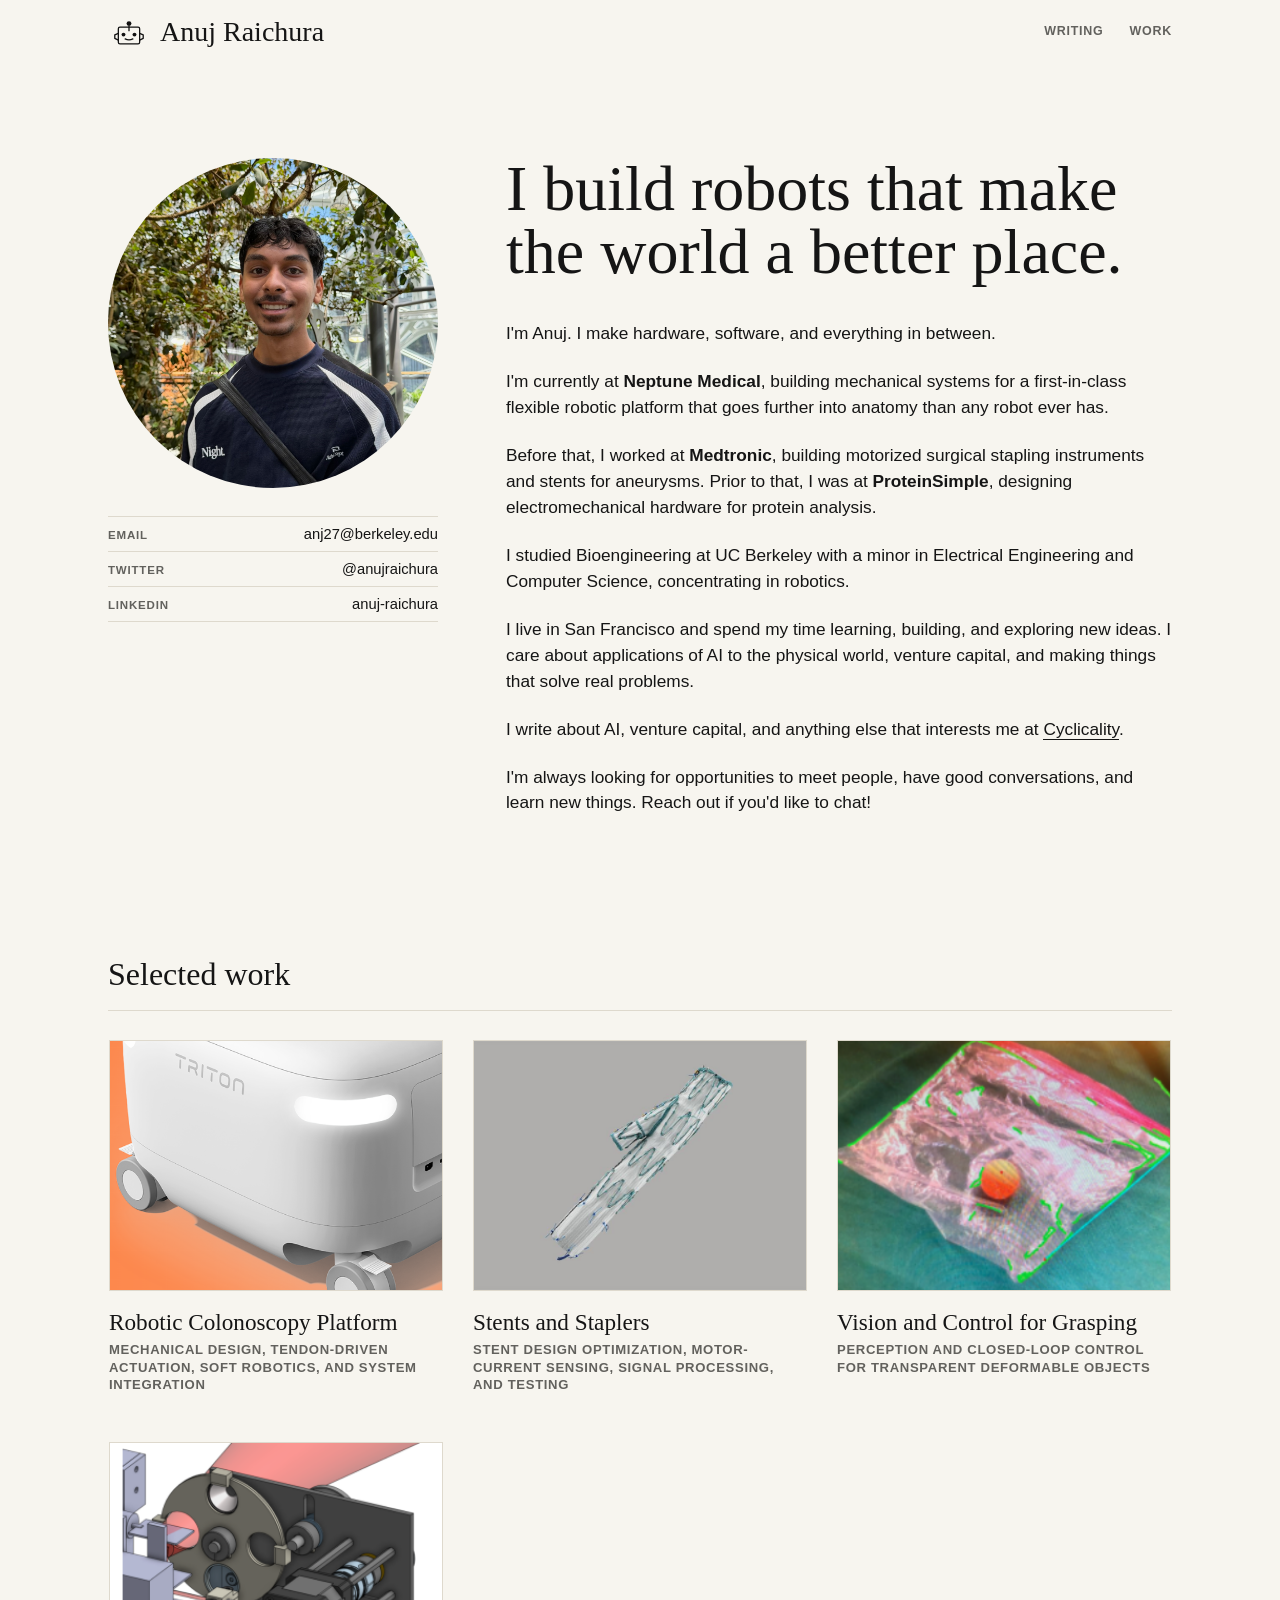
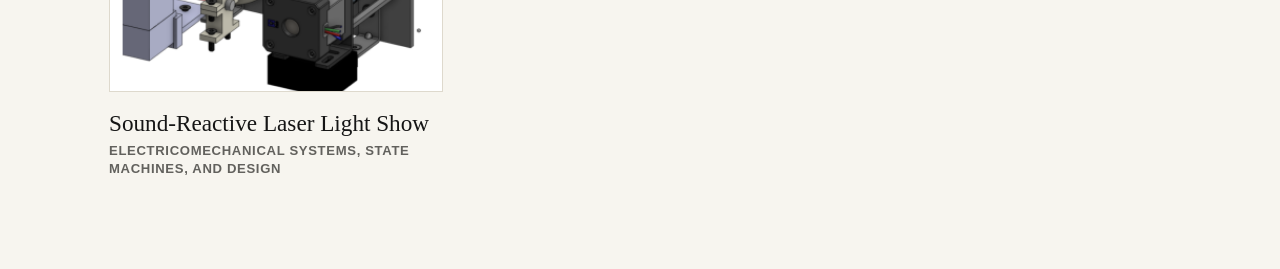
<file: index.html>
<!doctype html>
<html lang="en">
  <head>
    <meta charset="utf-8">
    <meta name="viewport" content="width=device-width, initial-scale=1">
    <title>Anuj Raichura</title>
    <meta
      name="description"
      content="Personal portfolio for Anuj Raichura, featuring selected projects, writing, and contact links."
    >
    <link rel="icon" href="mountain.svg" type="image/svg+xml">
    <link rel="stylesheet" href="styles.css">
  </head>
  <body>
    <header class="site-header">
      <a class="brand" href="index.html" aria-label="Anuj Raichura home">
        <img class="brand-mark" src="mountain.svg" alt="" aria-hidden="true">
        <span>Anuj Raichura</span>
      </a>
      <nav aria-label="Primary navigation">
        <a href="writing.html">Writing</a>
        <a href="#work">Work</a>
      </nav>
    </header>

    <main>
      <section class="intro" aria-labelledby="intro-title">
        <aside class="profile-column" aria-label="Profile and contact links">
          <img class="portrait" src="portrait.jpg" alt="Anuj Raichura">

          <div class="contact-list">
            <a href="mailto:anj27@berkeley.edu">
              <span>Email</span>
              <strong>anj27@berkeley.edu</strong>
            </a>
            <a href="https://twitter.com/anujraichura">
              <span>Twitter</span>
              <strong>@anujraichura</strong>
            </a>
            <a href="https://linkedin.com/in/anuj-raichura">
              <span>LinkedIn</span>
              <strong>anuj-raichura</strong>
            </a>
          </div>
        </aside>

        <div class="bio-copy">
          <h1 id="intro-title">I build robots that make the world a better place.</h1>
          <p>
            I'm Anuj. I make hardware, software, and everything in between. 
          </p>
          <p>
            I'm currently at <b>Neptune Medical</b>, building mechanical systems for 
            a first-in-class flexible robotic platform that goes further into anatomy
            than any robot ever has.
          </p>
          <p>
            Before that, I worked at <b>Medtronic</b>, building motorized surgical stapling instruments and 
            stents for aneurysms. Prior to that, I was at <b>ProteinSimple</b>, designing electromechanical
            hardware for protein analysis. 
          </p>
          <p>
            I studied Bioengineering at UC Berkeley with a
            minor in Electrical Engineering and Computer Science, concentrating in robotics.
          </p>
          <p>
            I live in San Francisco and spend my time learning, building, and exploring new ideas. 
            I care about applications of AI to the physical world, venture capital, and making things that solve real problems.
          </p>
          <p>
            I write about AI, venture capital, and anything else that interests me at
            <a class="inline-link" href="https://cyclicality.substack.com/">Cyclicality</a>.
          </p>
          <p>
            I'm always looking for opportunities to meet people, have good conversations, and learn new things. Reach out if you'd like to chat!
          </p>
        </div>
      </section>

      <section class="work-section" id="work" aria-labelledby="work-title">
        <div class="section-heading">
          <h2 id="work-title">Selected work</h2>
        </div>

        <div class="project-grid">
          <a class="project-card" href="projects/Neptune.html">
            <img src="assets/TritonRobot.PNG" alt="Robot">
            <h3>Robotic Colonoscopy Platform</h3>
            <p>Mechanical design, tendon-driven actuation, soft robotics, and system integration</p>
          </a>

          <a class="project-card" href="projects/Medtronic.html">
            <img src="assets/iliacbranchdevice.jpg" alt="Market Intelligence Dashboard preview">
            <h3>Stents and Staplers</h3>
            <p>Stent design optimization, Motor-current sensing, signal processing, and testing</p>
          </a>

          <a class="project-card" href="projects/Grasping.html">
            <img src="assets/classical.PNG" alt="Creative Systems Lab preview">
            <h3>Vision and Control for Grasping</h3>
            <p>Perception and closed-loop control for transparent deformable objects</p>
          </a>

          <a class="project-card" href="projects/LaserLightShow.html">
            <img src="assets/laser gears.png" alt="Laser light show CAD render">
            <h3>Sound-Reactive Laser Light Show</h3>
            <p>Electricomechanical systems, state machines, and Design</p>
          </a>
        </div>
      </section>
    </main>
  </body>
</html>
</file>
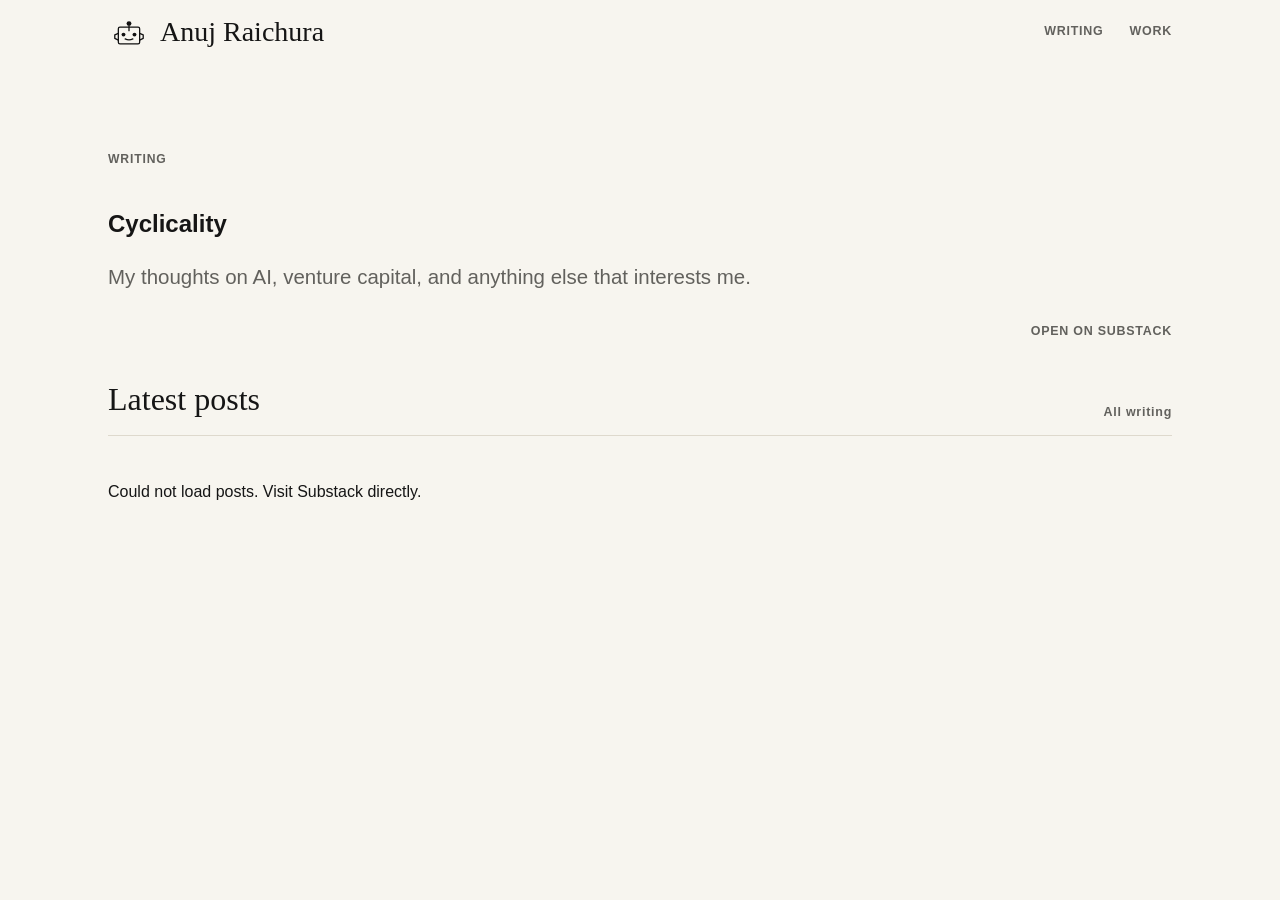
<file: writing.html>
<!doctype html>
<html lang="en">
  <head>
    <meta charset="utf-8">
    <meta name="viewport" content="width=device-width, initial-scale=1">
    <title>Writing, Anuj Raichura</title>
    <meta
      name="description"
      content="Anuj Raichura's writing, embedded from Cyclicality on Substack."
    >
    <link rel="icon" href="mountain.svg" type="image/svg+xml">
    <link rel="stylesheet" href="styles.css">
  </head>
  <body>
    <header class="site-header">
      <a class="brand" href="index.html" aria-label="Anuj Raichura home">
        <img class="brand-mark" src="mountain.svg" alt="" aria-hidden="true">
        <span>Anuj Raichura</span>
      </a>
      <nav aria-label="Primary navigation">
        <a href="writing.html" aria-current="page">Writing</a>
        <a href="index.html#work">Work</a>
      </nav>
    </header>

    <main class="writing-page">
      <section class="writing-hero" aria-labelledby="writing-title">
        <div class="writing-copy">
          <p class="project-kicker">Writing</p>
          <h1 id="writing-title">Cyclicality</h1>
          <p class="project-deck">
            My thoughts on AI, venture capital, and anything else that interests me.
          </p>
        </div>
        <a class="writing-link" href="https://cyclicality.substack.com/" target="_blank" rel="noreferrer">
          Open on Substack
        </a>
      </section>

      <section class="writing-feed" aria-labelledby="latest-writing">
        <div class="section-heading">
          <h2 id="latest-writing">Latest posts</h2>
          <a href="https://cyclicality.substack.com/">All writing</a>
        </div>

        <div class="writing-grid" id="writing-grid">
          <p class="feed-loading">Loading posts…</p>
        </div>
      </section>
    </main>

    <script>
      const FEED_URL = 'https://cyclicality.substack.com/feed';
      const API = `https://api.rss2json.com/v1/api.json?rss_url=${encodeURIComponent(FEED_URL)}`;

      function formatDate(dateStr) {
        const d = new Date(dateStr);
        return d.toLocaleDateString('en-US', { month: 'short', day: 'numeric', year: 'numeric' });
      }

      async function loadPosts() {
        const grid = document.getElementById('writing-grid');
        try {
          const res = await fetch(API);
          const data = await res.json();
          if (data.status !== 'ok') throw new Error('Feed error');

          grid.innerHTML = data.items.map(item => `
            <a class="writing-card" href="${item.link}" target="_blank" rel="noreferrer">
              <time datetime="${item.pubDate}">${formatDate(item.pubDate)}</time>
              <h3>${item.title}</h3>
              <p>${item.description.replace(/<[^>]*>/g, '').slice(0, 100).trim()}…</p>
              <span>Read on Substack</span>
            </a>
          `).join('');
        } catch {
          grid.innerHTML = '<p class="feed-error">Could not load posts. <a href="https://cyclicality.substack.com/" target="_blank" rel="noreferrer">Visit Substack directly.</a></p>';
        }
      }

      loadPosts();
    </script>
  </body>
</html>
</file>
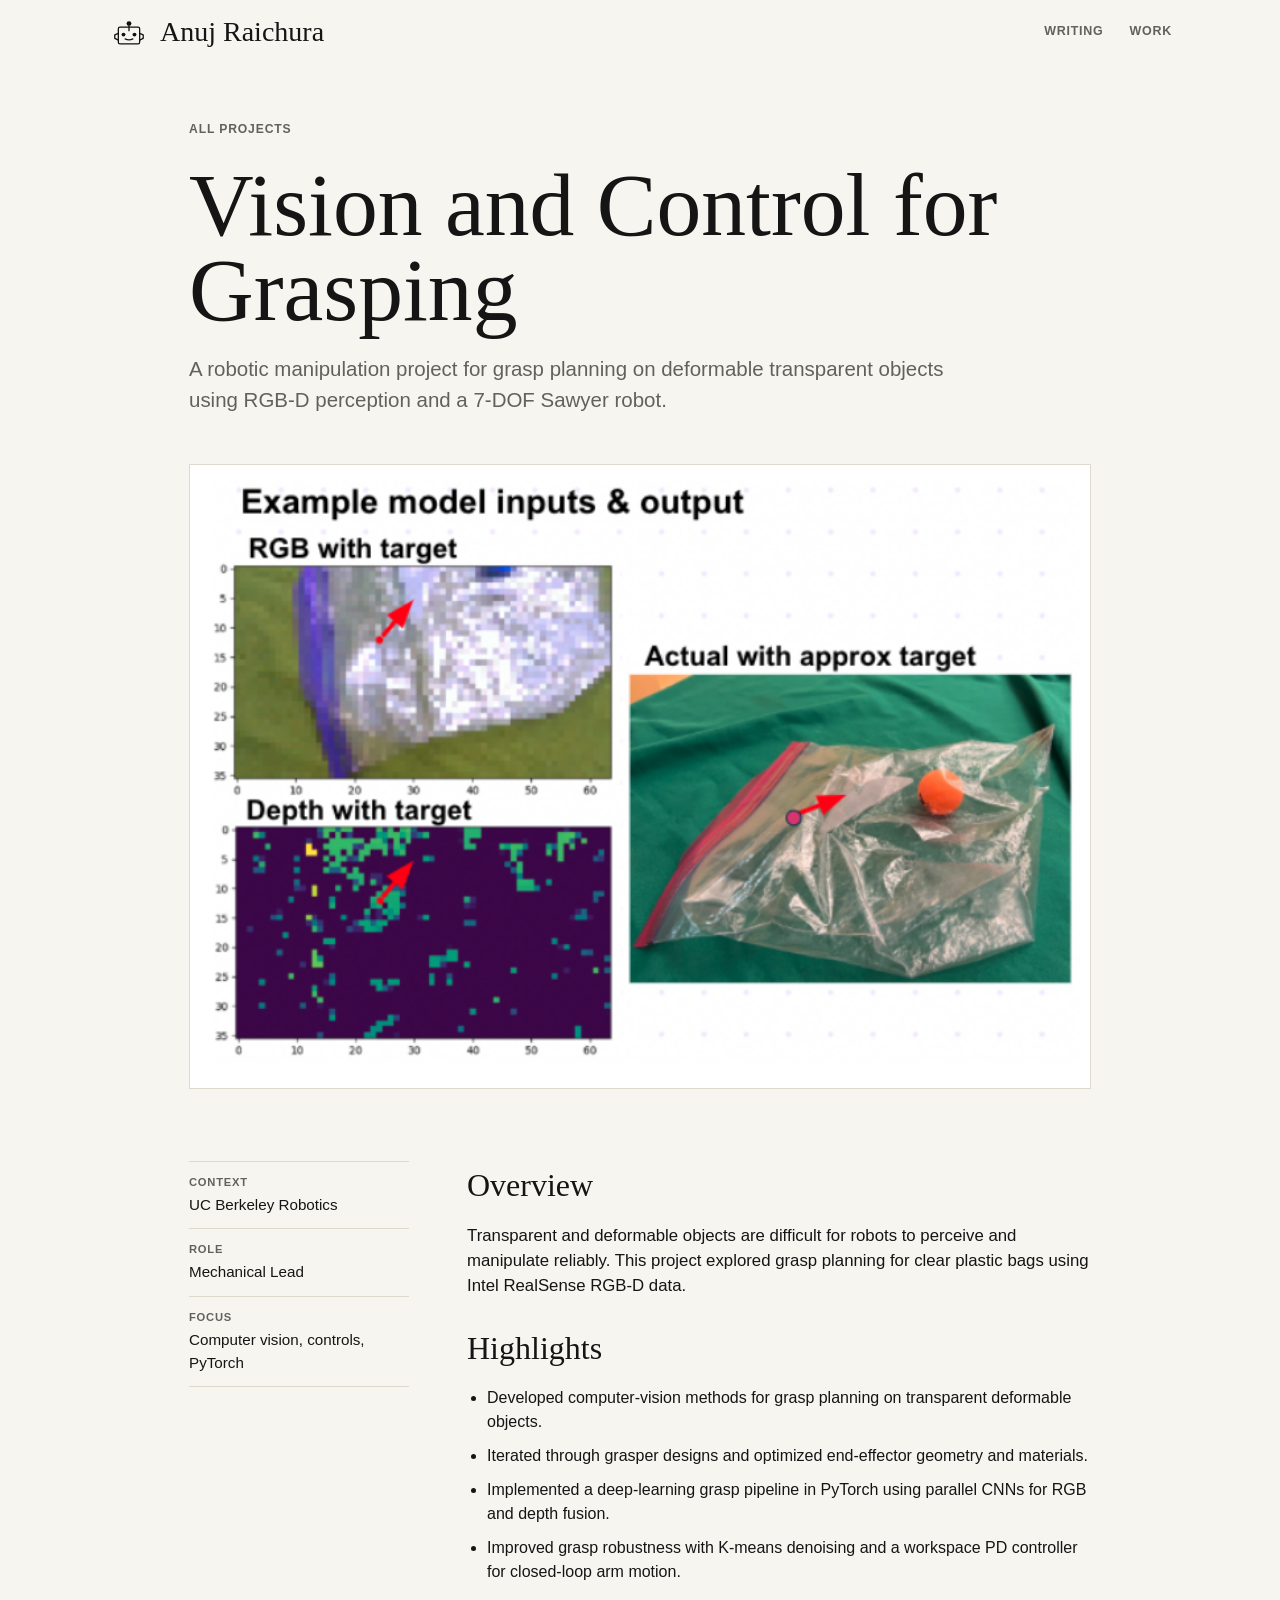
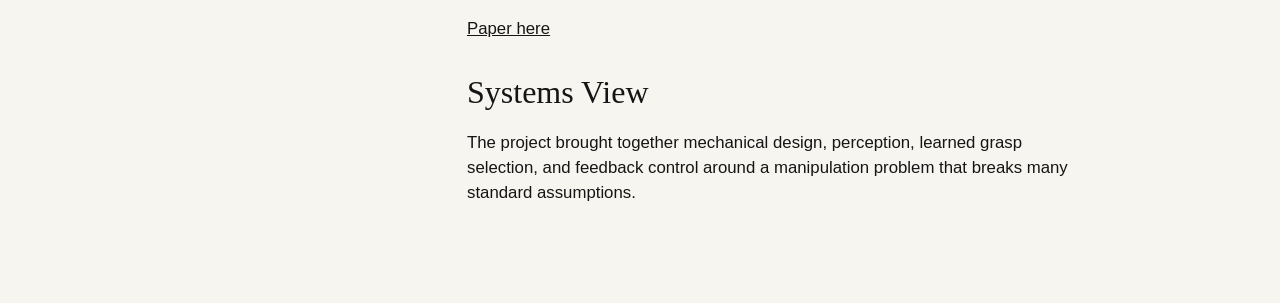
<file: projects/Grasping.html>
<!doctype html>
<html lang="en">
  <head>
    <meta charset="utf-8">
    <meta name="viewport" content="width=device-width, initial-scale=1">
    <title>Vision and Control for Grasping, Anuj Raichura</title>
    <link rel="icon" href="../mountain.svg" type="image/svg+xml">
    <link rel="stylesheet" href="../styles.css">
  </head>
  <body>
    <header class="site-header">
      <a class="brand" href="../index.html" aria-label="Anuj Raichura home">
        <img class="brand-mark" src="../mountain.svg" alt="" aria-hidden="true">
        <span>Anuj Raichura</span>
      </a>
      <nav aria-label="Primary navigation">
        <a href="../writing.html">Writing</a>
        <a href="../index.html#work">Work</a>
      </nav>
    </header>

    <main class="project-main">
      <article class="project-hero">
        <a class="project-kicker" href="../index.html#work">All projects</a>
        <h1>Vision and Control for Grasping</h1>
        <p class="project-deck">
          A robotic manipulation project for grasp planning on deformable transparent
          objects using RGB-D perception and a 7-DOF Sawyer robot.
        </p>
        <img class="project-image" src="../assets/grasp target.PNG" alt="Vision and control for grasping preview">

        <div class="project-content">
          <aside class="project-meta" aria-label="Project metadata">
            <div>
              <span>Context</span>
              <strong>UC Berkeley Robotics</strong>
            </div>
            <div>
              <span>Role</span>
              <strong>Mechanical Lead</strong>
            </div>
            <div>
              <span>Focus</span>
              <strong>Computer vision, controls, PyTorch</strong>
            </div>
          </aside>

          <div class="project-body">
            <h2>Overview</h2>
            <p>
              Transparent and deformable objects are difficult for robots to perceive
              and manipulate reliably. This project explored grasp planning for clear
              plastic bags using Intel RealSense RGB-D data.
            </p>
            <h2>Highlights</h2>
            <ul>
              <li>Developed computer-vision methods for grasp planning on transparent deformable objects.</li>
              <li>Iterated through grasper designs and optimized end-effector geometry and materials.</li>
              <li>Implemented a deep-learning grasp pipeline in PyTorch using parallel CNNs for RGB and depth fusion.</li>
              <li>Improved grasp robustness with K-means denoising and a workspace PD controller for closed-loop arm motion.</li>
            </ul>
            <p>
              <a href="https://drive.google.com/file/d/12f83d1ZSdhdWM5Ciuftx0rAd3Qd4SFIl/view" style="text-decoration: underline;">
                Paper here
              </a>
            </p>
            <h2>Systems View</h2>
            <p>
              The project brought together mechanical design, perception, learned
              grasp selection, and feedback control around a manipulation problem
              that breaks many standard assumptions.
            </p>
          </div>
        </div>
      </article>
    </main>
  </body>
</html>
</file>
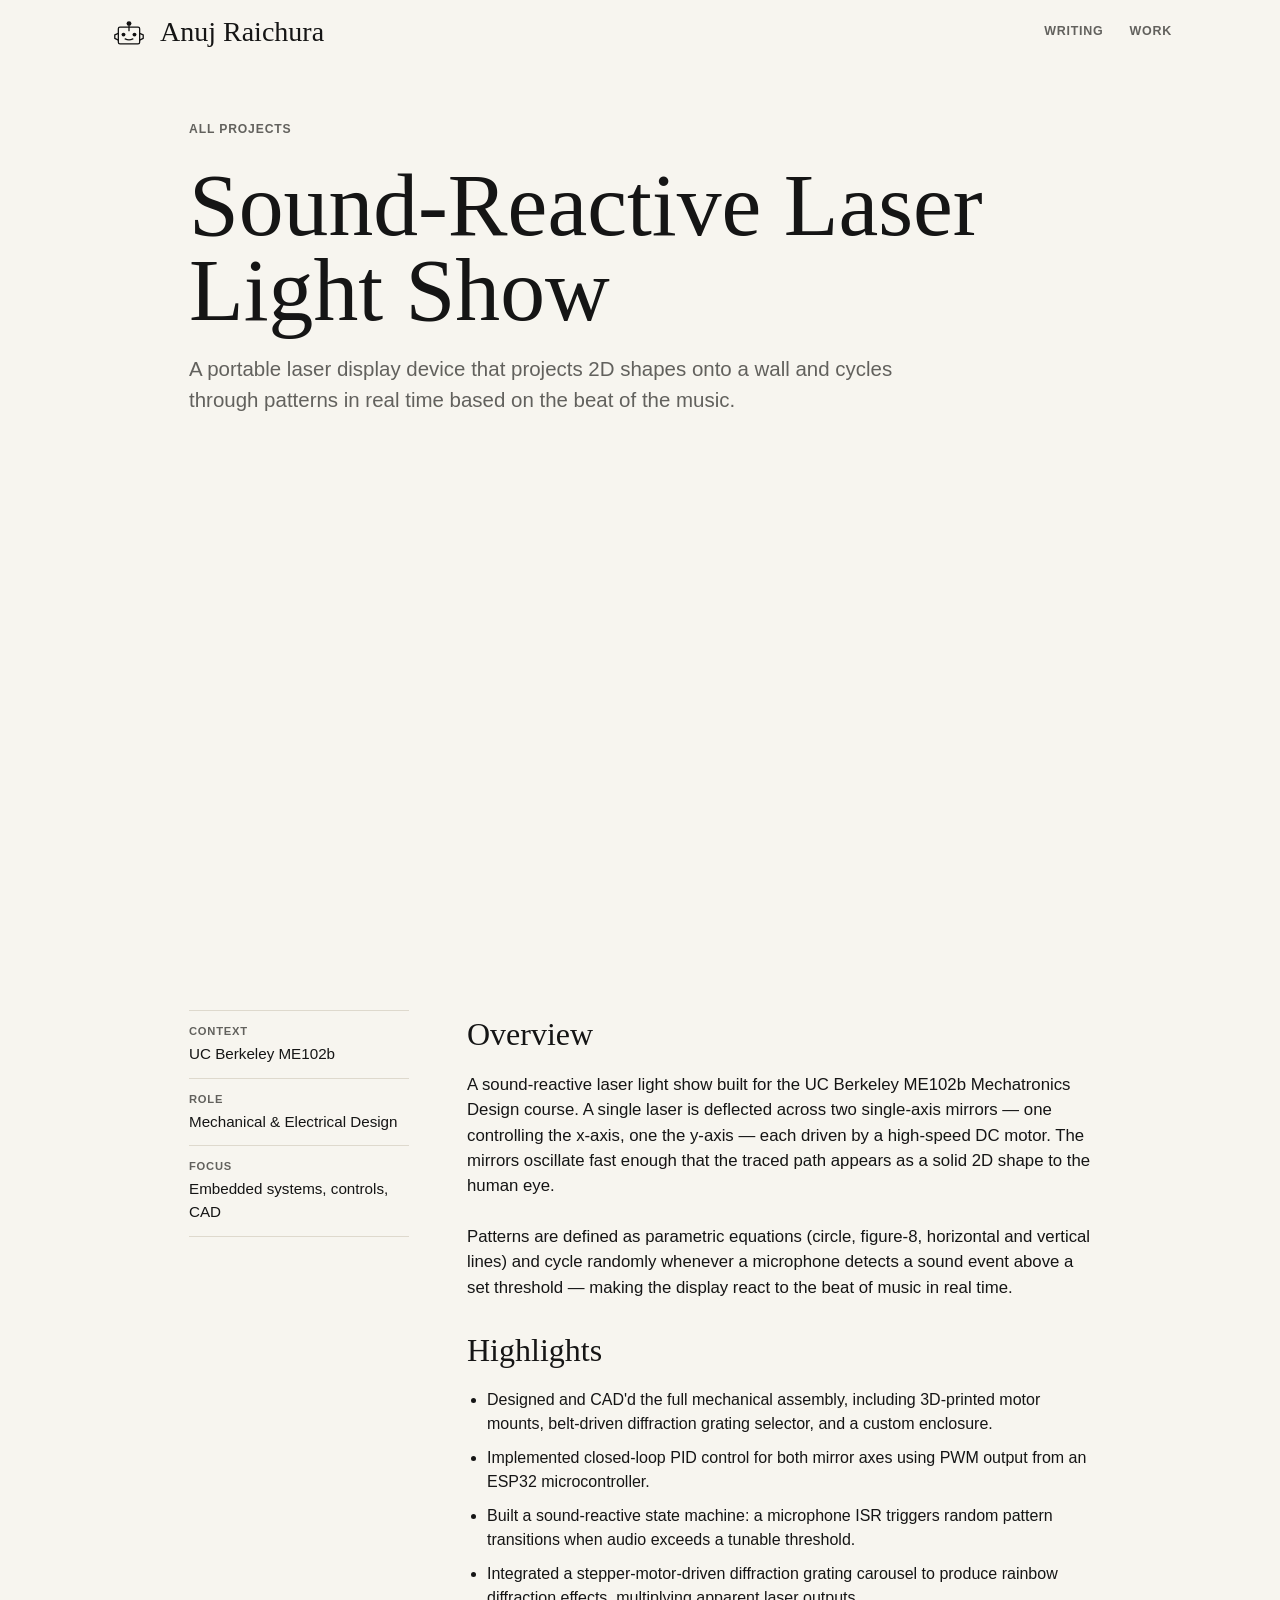
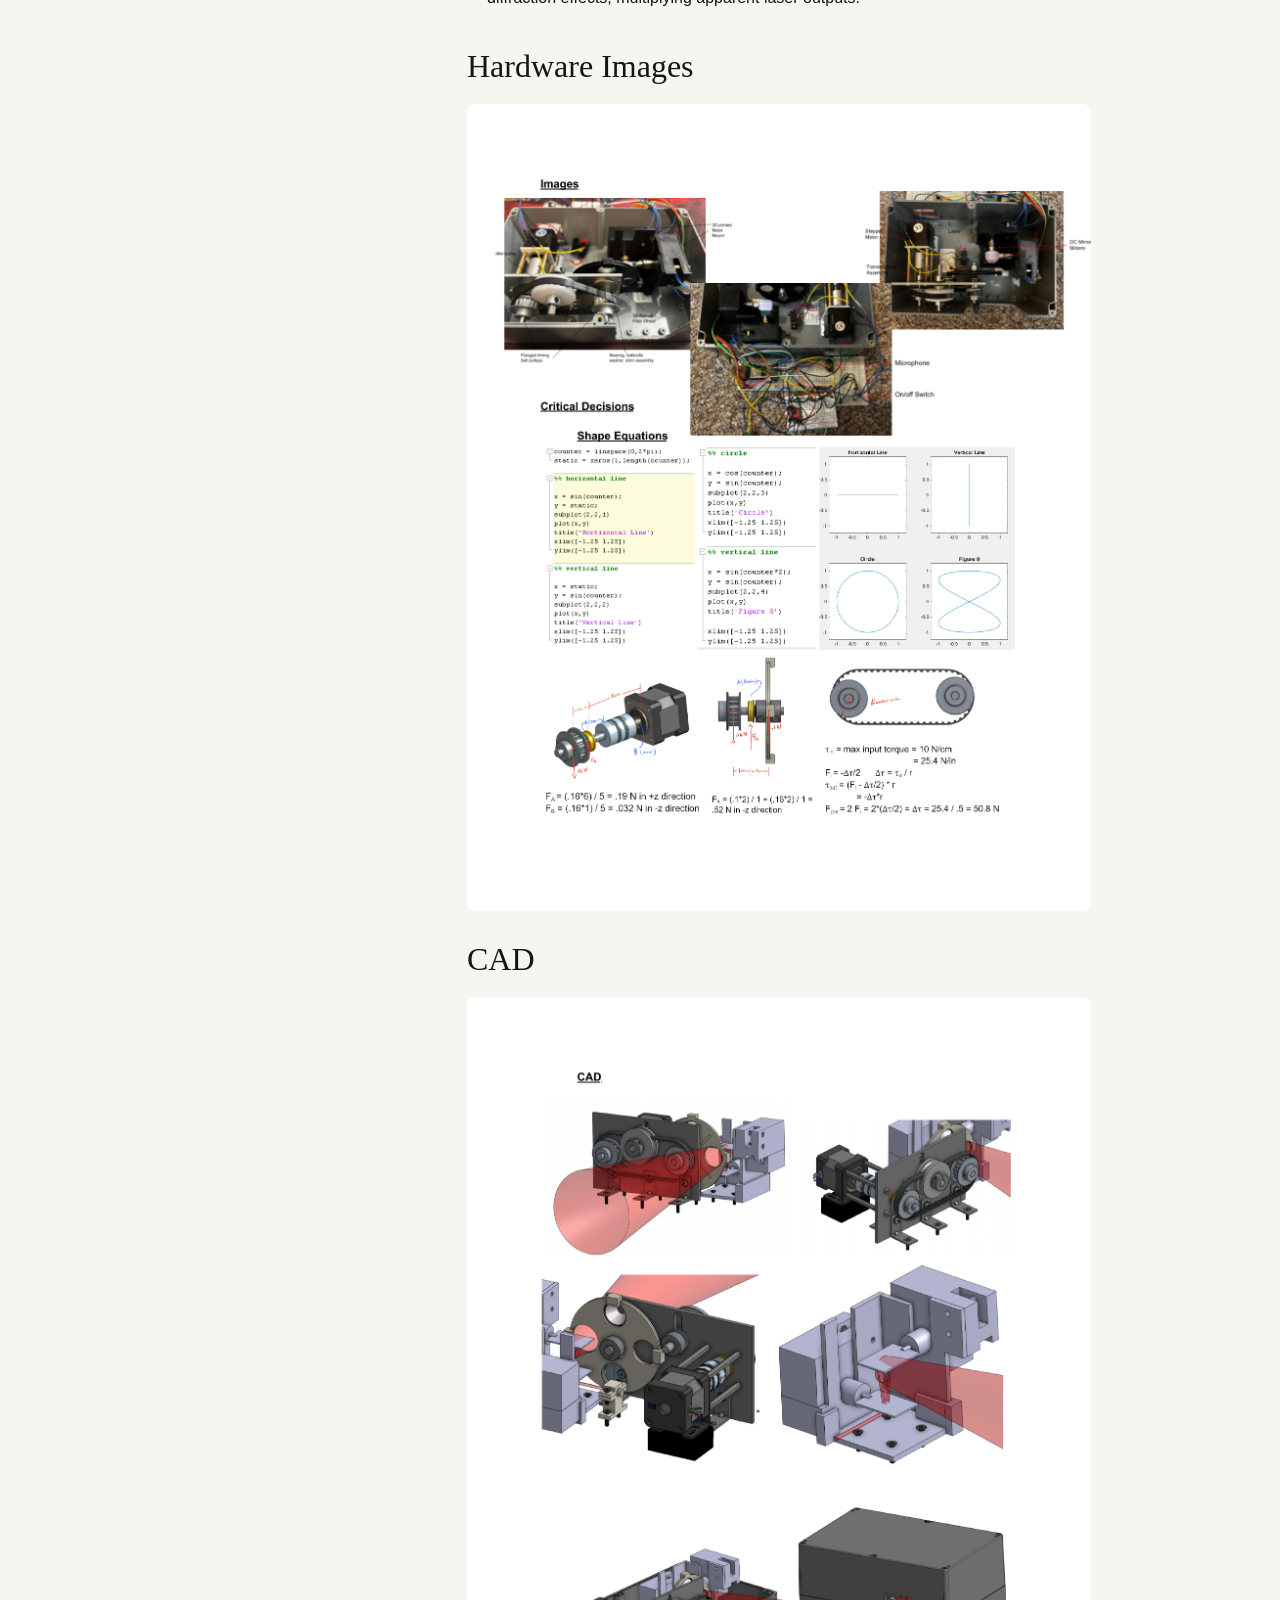
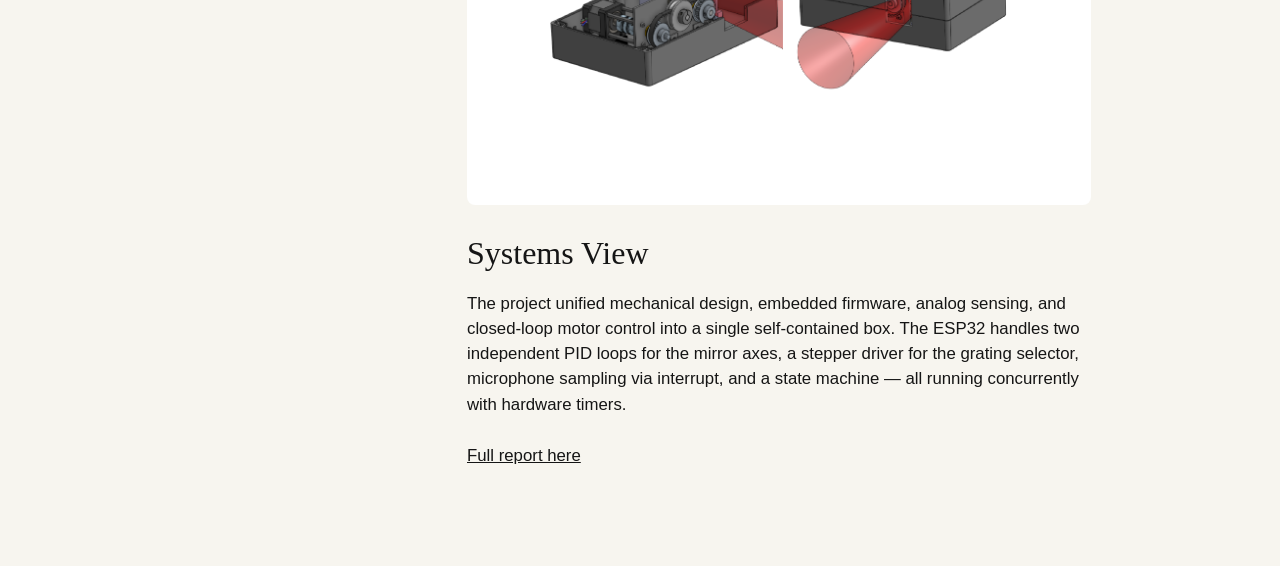
<file: projects/LaserLightShow.html>
<!doctype html>
<html lang="en">
  <head>
    <meta charset="utf-8">
    <meta name="viewport" content="width=device-width, initial-scale=1">
    <title>Laser Light Show, Anuj Raichura</title>
    <link rel="icon" href="../mountain.svg" type="image/svg+xml">
    <link rel="stylesheet" href="../styles.css">
  </head>
  <body>
    <header class="site-header">
      <a class="brand" href="../index.html" aria-label="Anuj Raichura home">
        <img class="brand-mark" src="../mountain.svg" alt="" aria-hidden="true">
        <span>Anuj Raichura</span>
      </a>
      <nav aria-label="Primary navigation">
        <a href="../writing.html">Writing</a>
        <a href="../index.html#work">Work</a>
      </nav>
    </header>

    <main class="project-main">
      <article class="project-hero">
        <a class="project-kicker" href="../index.html#work">All projects</a>
        <h1>Sound-Reactive Laser Light Show</h1>
        <p class="project-deck">
          A portable laser display device that projects 2D shapes onto a wall and cycles through
          patterns in real time based on the beat of the music.
        </p>

        <div class="project-video" style="margin: 2rem 0; aspect-ratio: 16/9; width: 100%;">
          <iframe
            width="100%"
            height="100%"
            src="https://www.youtube.com/embed/Do1rgijeu2I"
            title="Sound-Reactive Laser Light Show demo"
            frameborder="0"
            allow="accelerometer; autoplay; clipboard-write; encrypted-media; gyroscope; picture-in-picture"
            allowfullscreen
            style="border-radius: 8px;"
          ></iframe>
        </div>

        <div class="project-content">
          <aside class="project-meta" aria-label="Project metadata">
            <div>
              <span>Context</span>
              <strong>UC Berkeley ME102b</strong>
            </div>
            <div>
              <span>Role</span>
              <strong>Mechanical & Electrical Design</strong>
            </div>
            <div>
              <span>Focus</span>
              <strong>Embedded systems, controls, CAD</strong>
            </div>
          </aside>

          <div class="project-body">
            <h2>Overview</h2>
            <p>
              A sound-reactive laser light show built for the UC Berkeley ME102b Mechatronics Design course.
              A single laser is deflected across two single-axis mirrors — one controlling the x-axis,
              one the y-axis — each driven by a high-speed DC motor. The mirrors oscillate fast enough
              that the traced path appears as a solid 2D shape to the human eye.
            </p>
            <p>
              Patterns are defined as parametric equations (circle, figure-8, horizontal and vertical
              lines) and cycle randomly whenever a microphone detects a sound event above a set
              threshold — making the display react to the beat of music in real time.
            </p>

            <h2>Highlights</h2>
            <ul>
              <li>Designed and CAD'd the full mechanical assembly, including 3D-printed motor mounts, belt-driven diffraction grating selector, and a custom enclosure.</li>
              <li>Implemented closed-loop PID control for both mirror axes using PWM output from an ESP32 microcontroller.</li>
              <li>Built a sound-reactive state machine: a microphone ISR triggers random pattern transitions when audio exceeds a tunable threshold.</li>
              <li>Integrated a stepper-motor-driven diffraction grating carousel to produce rainbow diffraction effects, multiplying apparent laser outputs.</li>
            </ul>

            <h2>Hardware Images</h2>
            <img src="../assets/laser-hardware.png" alt="Laser light show hardware assembly" style="width:100%; border-radius:8px; margin-bottom:1.5rem;">

            <h2>CAD</h2>
            <img src="../assets/laser-cad.png" alt="Laser light show CAD renders" style="width:100%; border-radius:8px; margin-bottom:1.5rem;">

            <h2>Systems View</h2>
            <p>
              The project unified mechanical design, embedded firmware, analog sensing, and
              closed-loop motor control into a single self-contained box. The ESP32 handles
              two independent PID loops for the mirror axes, a stepper driver for the grating
              selector, microphone sampling via interrupt, and a state machine — all running
              concurrently with hardware timers.
            </p>
            <p>
              <a href="https://edg.berkeley.edu/wp-content/uploads/2022/12/2022Fall-team27.pdf" target="_blank" rel="noreferrer" style="text-decoration: underline;">
                Full report here
              </a>
            </p>
          </div>
        </div>
      </article>
    </main>
  </body>
</html>
</file>
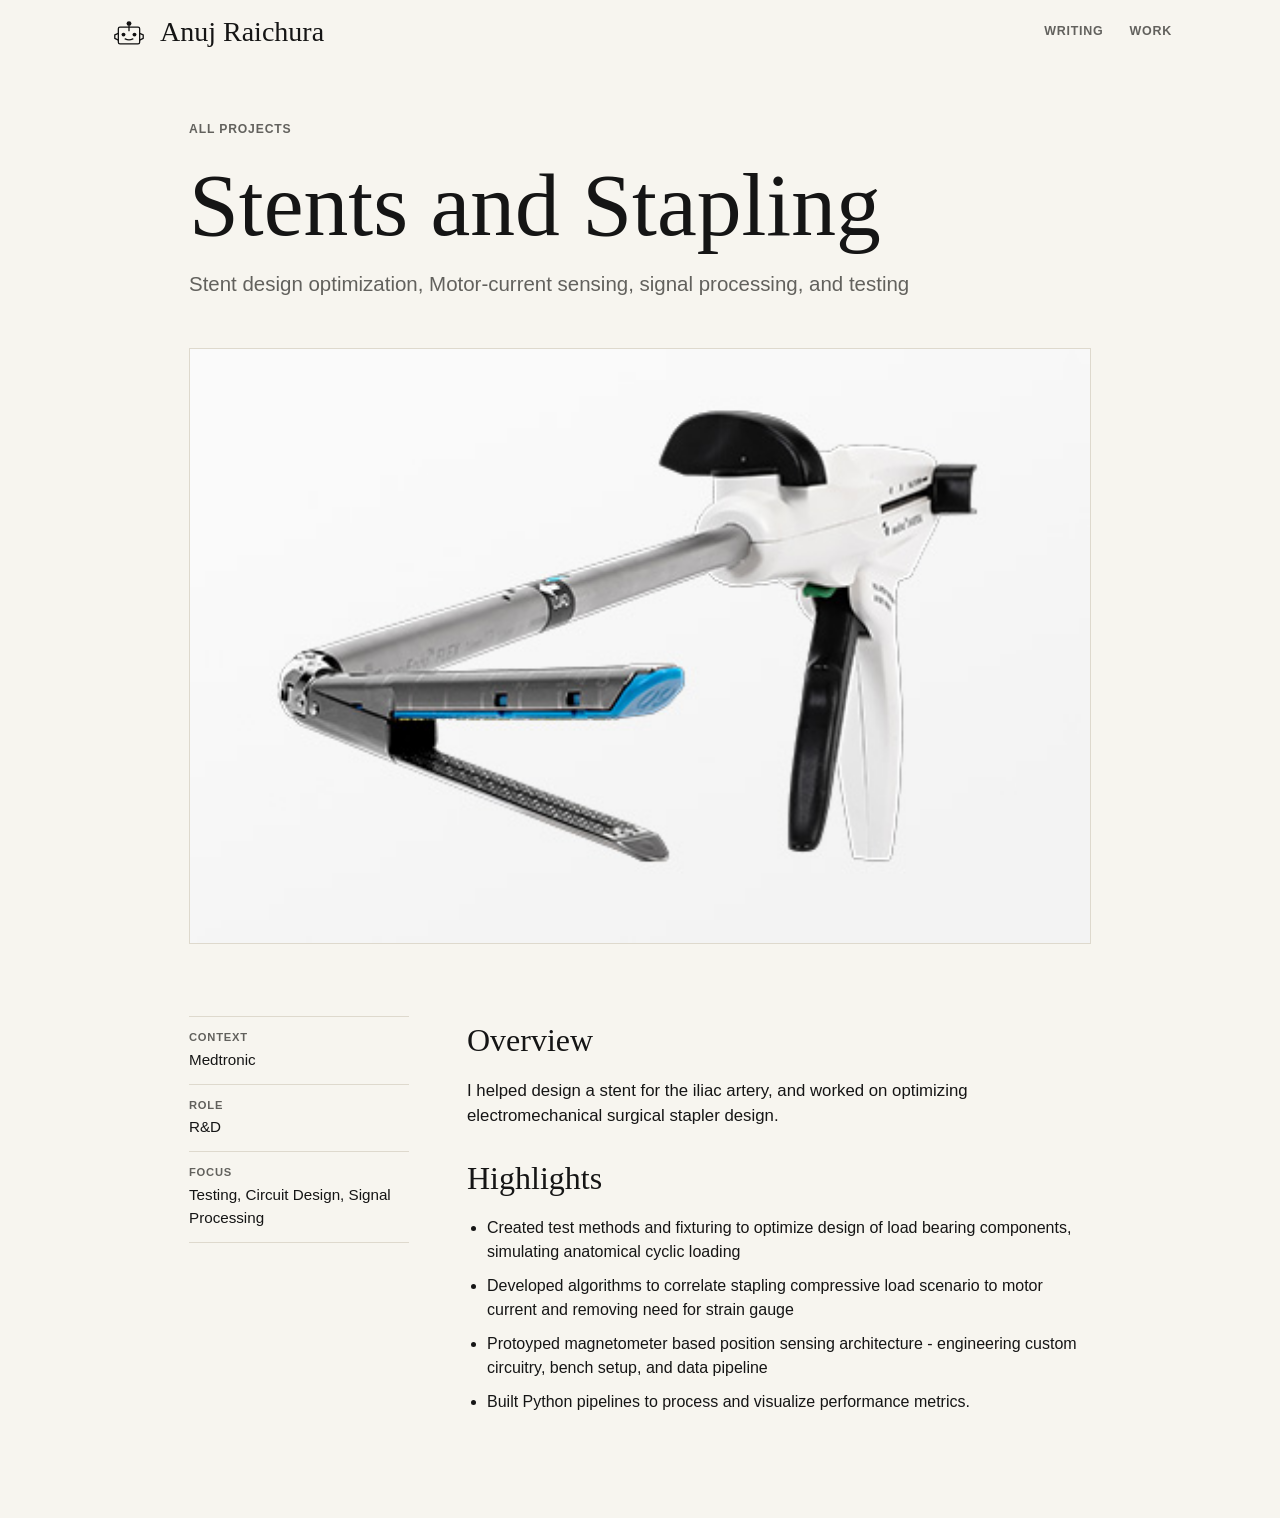
<file: projects/Medtronic.html>
<!doctype html>
<html lang="en">
  <head>
    <meta charset="utf-8">
    <meta name="viewport" content="width=device-width, initial-scale=1">
    <title>Stents and Stapling, Anuj Raichura</title>
    <link rel="icon" href="../mountain.svg" type="image/svg+xml">
    <link rel="stylesheet" href="../styles.css">
  </head>
  <body>
    <header class="site-header">
      <a class="brand" href="../index.html" aria-label="Anuj Raichura home">
        <img class="brand-mark" src="../mountain.svg" alt="" aria-hidden="true">
        <span>Anuj Raichura</span>
      </a>
      <nav aria-label="Primary navigation">
        <a href="../writing.html">Writing</a>
        <a href="../index.html#work">Work</a>
      </nav>
    </header>

    <main class="project-main">
      <article class="project-hero">
        <a class="project-kicker" href="../index.html#work">All projects</a>
        <h1>Stents and Stapling</h1>
        <p class="project-deck">
          Stent design optimization, Motor-current sensing, signal processing, and testing
        </p>
        <img class="project-image" src="../assets/stapler.jpg" alt="Electromechanical instrument algorithms preview">

        <div class="project-content">
          <aside class="project-meta" aria-label="Project metadata">
            <div>
              <span>Context</span>
              <strong>Medtronic</strong>
            </div>
            <div>
              <span>Role</span>
              <strong>R&D</strong>
            </div>
            <div>
              <span>Focus</span>
              <strong>Testing, Circuit Design, Signal Processing</strong>
            </div>
          </aside>

          <div class="project-body">
            <h2>Overview</h2>
            <p>
              I helped design a stent for the iliac artery, and worked on optimizing electromechanical surgical stapler design.
            </p>
            <h2>Highlights</h2>
            <ul>
              <li>Created test methods and fixturing to optimize design of load bearing components, simulating anatomical cyclic loading </li>
              <li>Developed algorithms to correlate stapling compressive load scenario to motor current and removing need for strain gauge</li>
              <li>Protoyped magnetometer based position sensing architecture - engineering custom circuitry, bench setup, and data pipeline</li>
              <li>Built Python pipelines to process and visualize performance metrics.</li>
            </ul>
            </p>
          </div>
        </div>
      </article>
    </main>
  </body>
</html>
</file>
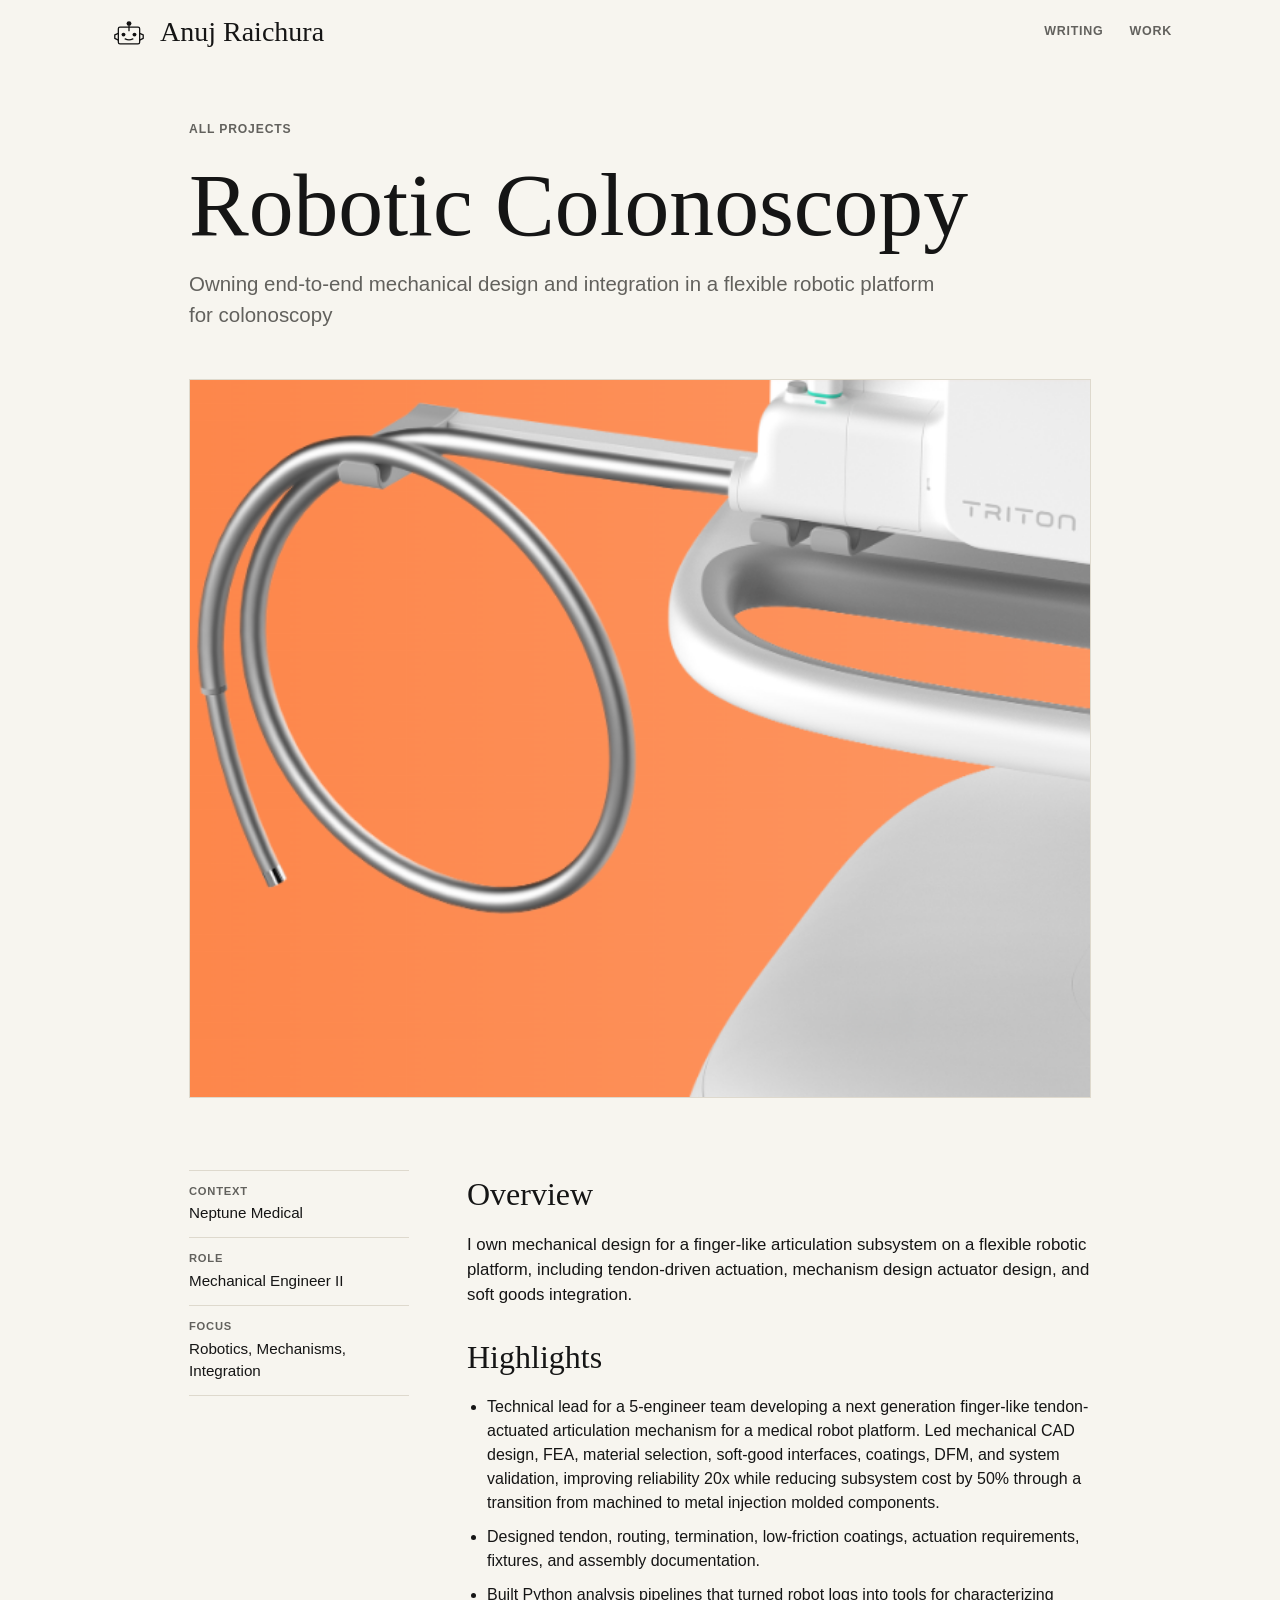
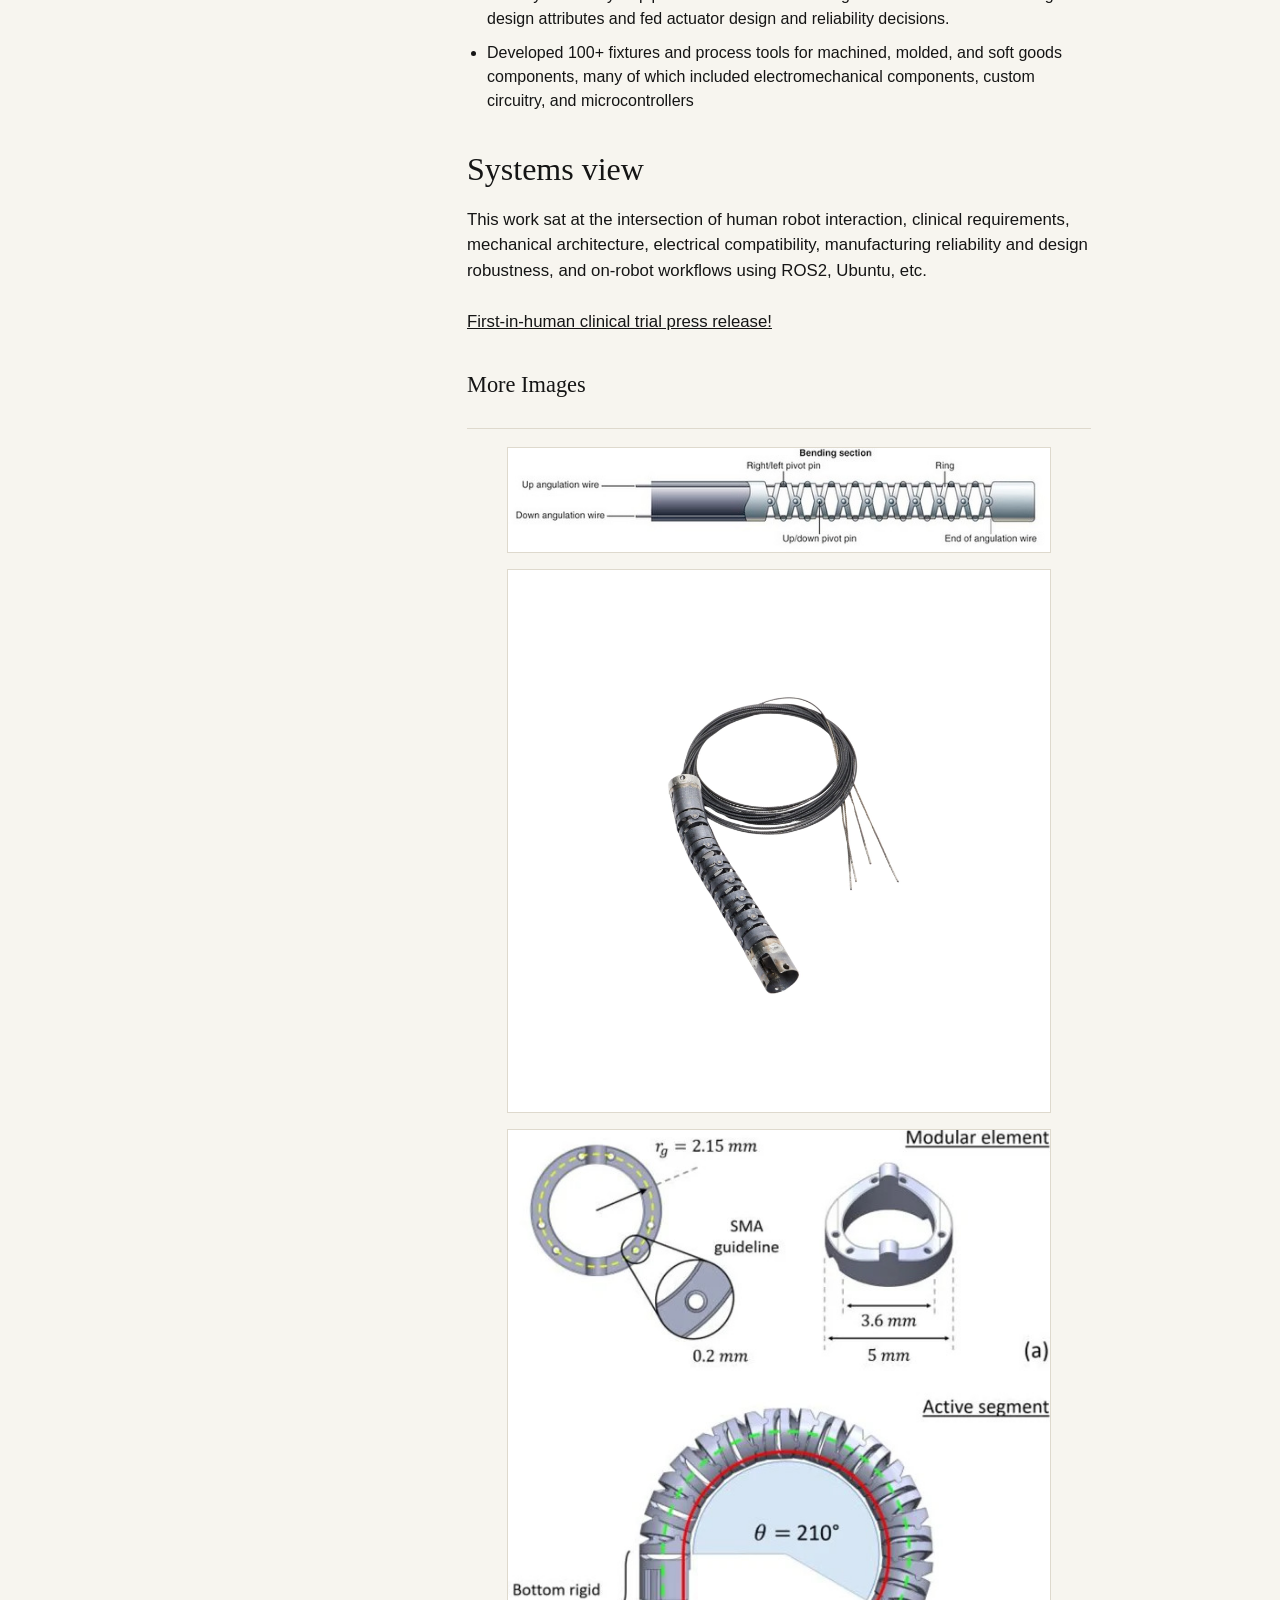
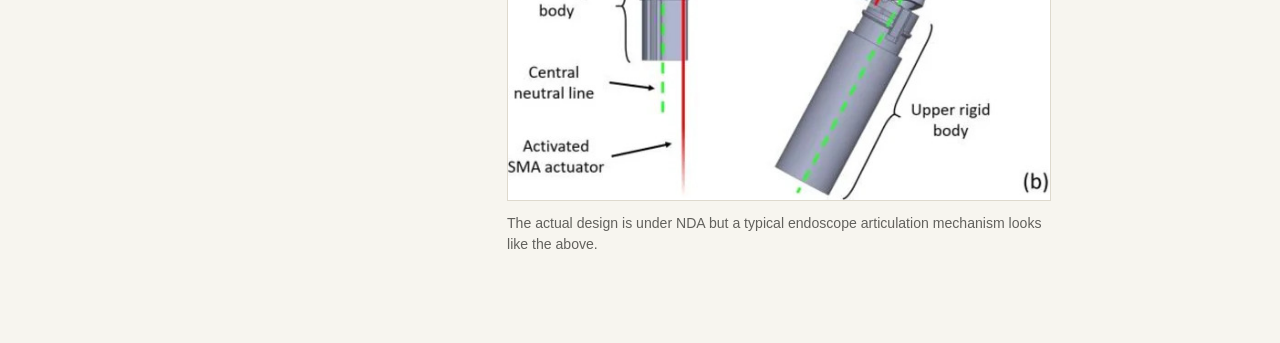
<file: projects/Neptune.html>
<!doctype html>
<html lang="en">
  <head>
    <meta charset="utf-8">
    <meta name="viewport" content="width=device-width, initial-scale=1">
    <title>Robotic Colonoscopy Platform, Anuj Raichura</title>
    <link rel="icon" href="../mountain.svg" type="image/svg+xml">
    <link rel="stylesheet" href="../styles.css">
  </head>
  <body>
    <header class="site-header">
      <a class="brand" href="../index.html" aria-label="Anuj Raichura home">
        <img class="brand-mark" src="../mountain.svg" alt="" aria-hidden="true">
        <span>Anuj Raichura</span>
      </a>
      <nav aria-label="Primary navigation">
        <a href="../writing.html">Writing</a>
        <a href="../index.html#work">Work</a>
      </nav>
    </header>

    <main class="project-main">
      <article class="project-hero">
        <a class="project-kicker" href="../index.html#work">All projects</a>
        <h1>Robotic Colonoscopy</h1>
        <p class="project-deck">
          Owning end-to-end mechanical design and integration in a flexible robotic platform for colonoscopy    
        </p>
        <img class="project-image" src="../assets/TritonScope.PNG" alt="Robotic endoscope">

        <div class="project-content">
          <aside class="project-meta" aria-label="Project metadata">
            <div>
              <span>Context</span>
              <strong>Neptune Medical</strong>
            </div>
            <div>
              <span>Role</span>
              <strong>Mechanical Engineer II</strong>
            </div>
            <div>
              <span>Focus</span>
              <strong>Robotics, Mechanisms, Integration</strong>
            </div>
          </aside>

          <div class="project-body">
            <h2>Overview</h2>
            <p>
              I own mechanical design for a finger-like articulation subsystem on a
              flexible robotic platform, including tendon-driven actuation, mechanism design
              actuator design, and soft goods integration.
            </p>
            <h2>Highlights</h2>
            <ul>
              <li>Technical lead for a 5-engineer team developing a next generation finger-like tendon-actuated 
                articulation mechanism for a medical robot platform. Led mechanical CAD design, FEA, material selection, 
                soft-good interfaces, coatings, DFM, and system validation, improving reliability 20x while reducing 
                subsystem cost by 50% through a transition from machined to metal injection molded components.
              </li>
              <li>Designed tendon, routing, termination, low-friction coatings, actuation requirements, fixtures, and assembly documentation.</li>
              <li>Built Python analysis pipelines that turned robot logs into tools for characterizing
                  design attributes and fed actuator design and reliability decisions.</li>
              <li>Developed 100+ fixtures and process tools for machined, molded, and soft goods components,
                 many of which included electromechanical components, custom circuitry, and microcontrollers</li>
            </ul>
            <h2>Systems view</h2>
            <p>
              This work sat at the intersection of human robot interaction, clinical requirements, mechanical
              architecture, electrical compatibility, manufacturing reliability and design robustness, 
              and on-robot workflows using ROS2, Ubuntu, etc. 
            </p>
            <p>
              <a href="https://www.gastroendonews.com/Monographs-and-Whitepapers/Article/04-26/Colonoscopy-Triton-Robotic-Endoscopy-colorectal-cancer-adenoma/80453" style="text-decoration: underline;">
                First-in-human clinical trial press release!
              </a>
            </p>
            <section class="more-images" aria-labelledby="more-images-title">
              <div class="section-heading section-heading-compact">
                <h2 id="more-images-title">More Images</h2>
              </div>
              <figure class="project-figure">
                <div class="more-images-grid more-images-grid--vertical">
                  <img src="../assets/bending-section.jpg" alt="Bending section reference">
                  <img src="../assets/bending-section-example.jpg" alt="Bending section example">
                  <img src="../assets/articulation.jpg" alt="Bending section example">
                </div>
                <figcaption>
                  The actual design is under NDA but a typical endoscope articulation mechanism looks like the above.
                </figcaption>
              </figure>
            </section>
          </div>
        </div>
      </article>
    </main>
  </body>
</html>
</file>
<file: styles.css>
:root {
  --paper: #f7f5ef;
  --ink: #151515;
  --muted: #62615d;
  --rule: #ded9cd;
  --accent: #0b6f63;
  --accent-soft: #d9ebe6;
  --sun: #f0b84a;
  --rose: #d76666;
  --panel: #fffdf8;
}

* {
  box-sizing: border-box;
}

html {
  scroll-behavior: smooth;
}

body {
  margin: 0;
  background: var(--paper);
  color: var(--ink);
  font-family: "Inter", "Segoe UI", Arial, sans-serif;
  line-height: 1.5;
}

a {
  color: inherit;
  text-decoration: none;
}

img {
  display: block;
  max-width: 100%;
}

.site-header {
  align-items: center;
  display: flex;
  justify-content: space-between;
  margin: 0 auto;
  max-width: 1120px;
  padding: 18px 28px 0;
}

.brand {
  align-items: center;
  display: inline-flex;
  gap: 10px;
  font-family: Georgia, "Times New Roman", serif;
  font-size: 1.75rem;
  letter-spacing: 0;
  line-height: 1;
}

.brand-mark {
  display: block;
  flex: 0 0 auto;
  height: 26px;
  width: 42px;
}

.brand span {
  line-height: 1;
}

.site-header nav {
  display: flex;
  gap: 26px;
  text-transform: uppercase;
}

.site-header nav a,
.section-heading a,
.project-meta a {
  border-bottom: 1px solid transparent;
  color: var(--muted);
  font-size: 0.78rem;
  font-weight: 700;
  letter-spacing: 0.06em;
}

.site-header nav a:hover,
.section-heading a:hover,
.project-meta a:hover {
  border-color: currentColor;
  color: var(--ink);
}

main {
  margin: 0 auto;
  max-width: 1120px;
  padding: 0 28px 72px;
}

.intro {
  display: grid;
  gap: 68px;
  grid-template-columns: minmax(260px, 330px) 1fr;
  padding-top: 112px;
}

.profile-column {
  align-self: start;
}

.portrait {
  aspect-ratio: 1;
  border-radius: 999px;
  height: auto;
  object-fit: cover;
  object-position: center;
  width: 100%;
}

.contact-list {
  display: grid;
  gap: 0;
  margin-top: 28px;
}

.contact-list a {
  align-items: baseline;
  border-top: 1px solid var(--rule);
  display: flex;
  gap: 18px;
  justify-content: space-between;
  min-height: 30px;
  padding: 6px 0;
}

.contact-list a:last-child {
  border-bottom: 1px solid var(--rule);
}

.contact-list span {
  color: var(--muted);
  font-size: 0.72rem;
  font-weight: 800;
  letter-spacing: 0.07em;
  text-transform: uppercase;
}

.contact-list strong {
  font-size: 0.92rem;
  font-weight: 500;
  overflow-wrap: anywhere;
  text-align: right;
}

.bio-copy {
  max-width: 690px;
}

.bio-copy h1 {
  font-family: Georgia, "Times New Roman", serif;
  font-size: clamp(2.4rem, 5vw, 4.9rem);
  font-weight: 400;
  letter-spacing: 0;
  line-height: 0.98;
  margin: 0 0 38px;
}

.bio-copy p {
  font-size: 1.08rem;
  margin: 0 0 22px;
}

.inline-link {
  border-bottom: 1px solid currentColor;
}

.work-section {
  margin-top: 112px;
}

.section-heading {
  align-items: end;
  border-bottom: 1px solid var(--rule);
  display: flex;
  justify-content: space-between;
  margin-bottom: 28px;
  padding-bottom: 12px;
}

.section-heading h2 {
  font-family: Georgia, "Times New Roman", serif;
  font-size: 2rem;
  font-weight: 400;
  letter-spacing: 0;
  margin: 0;
}

.project-grid {
  display: grid;
  gap: 28px;
  grid-template-columns: repeat(3, minmax(0, 1fr));
}

.project-card {
  border: 1px solid transparent;
  display: block;
  padding: 0 0 18px;
}

.project-card:hover {
  border-color: var(--rule);
  background: rgba(255, 253, 248, 0.42);
}

.project-card img {
  aspect-ratio: 4 / 3;
  background: var(--panel);
  border: 1px solid var(--rule);
  object-fit: cover;
  width: 100%;
}

.project-card h3 {
  font-family: Georgia, "Times New Roman", serif;
  font-size: 1.45rem;
  font-weight: 400;
  letter-spacing: 0;
  line-height: 1.12;
  margin: 18px 0 6px;
}

.project-card p {
  color: var(--muted);
  font-size: 0.82rem;
  font-weight: 800;
  letter-spacing: 0.05em;
  line-height: 1.35;
  margin: 0;
  text-transform: uppercase;
}

.project-main {
  max-width: 958px;
  overflow-x: clip;
}

.project-hero {
  padding-top: 70px;
}

.project-kicker {
  color: var(--muted);
  display: inline-block;
  font-size: 0.76rem;
  font-weight: 800;
  letter-spacing: 0.07em;
  margin-bottom: 24px;
  text-transform: uppercase;
}

.project-hero h1 {
  font-family: Georgia, "Times New Roman", serif;
  font-size: clamp(3rem, 7vw, 6.8rem);
  font-weight: 400;
  letter-spacing: 0;
  line-height: 0.95;
  margin: 0 0 22px;
}

.project-deck {
  color: var(--muted);
  font-size: 1.28rem;
  margin: 0 0 48px;
  max-width: 760px;
}

.project-image {
  background: var(--panel);
  border: 1px solid var(--rule);
  margin: 0 0 72px;
  width: 100%;
}

.project-content {
  display: grid;
  gap: 58px;
  grid-template-columns: 220px 1fr;
}

.project-meta {
  align-self: start;
  border-top: 1px solid var(--rule);
  display: grid;
  gap: 0;
}

.project-meta div,
.project-meta a {
  border-bottom: 1px solid var(--rule);
  padding: 12px 0;
}

.project-meta span {
  color: var(--muted);
  display: block;
  font-size: 0.7rem;
  font-weight: 800;
  letter-spacing: 0.07em;
  text-transform: uppercase;
}

.project-meta strong {
  display: block;
  font-size: 0.95rem;
  font-weight: 500;
  margin-top: 3px;
}

.project-body h2 {
  font-family: Georgia, "Times New Roman", serif;
  font-size: 2rem;
  font-weight: 400;
  letter-spacing: 0;
  margin: 0 0 14px;
}

.project-body p {
  font-size: 1.05rem;
  margin: 0 0 26px;
}

.project-body ul {
  margin: 0 0 32px;
  padding-left: 20px;
}

.project-body li {
  margin-bottom: 10px;
}

.more-images {
  --more-images-scale: 1;
  margin: 34px 0 0;
  overflow-x: clip;
}

.section-heading-compact {
  margin-bottom: 18px;
}

.section-heading-compact h2 {
  font-size: 1.4rem;
}

.more-images-grid {
  display: flex;
  gap: 16px;
  align-items: flex-start;
  margin-inline: auto;
  width: calc(100% * var(--more-images-scale));
}

.more-images-grid--vertical {
  flex-direction: column;
  width: 100%;
}

.more-images-grid--vertical img {
  width: 100%;
  flex: none;
}

.more-images-grid img {
  border: 1px solid var(--rule);
  display: block;
  flex: 1 1 0;
  min-width: 0;
  height: auto;
  object-fit: contain;
  object-position: top center;
  width: 100%;
  align-self: flex-start;
}

.project-figure figcaption {
  color: var(--muted);
  font-size: 0.88rem;
  margin-top: 12px;
  max-width: 760px;
}

.writing-page {
  max-width: 1120px;
}

.writing-hero {
  align-items: end;
  display: flex;
  justify-content: space-between;
  gap: 24px;
  padding-top: 92px;
}

.writing-copy {
  max-width: 760px;
}

.writing-copy .project-kicker {
  margin-bottom: 18px;
}

.writing-link {
  color: var(--muted);
  font-size: 0.78rem;
  font-weight: 700;
  letter-spacing: 0.06em;
  text-transform: uppercase;
  white-space: nowrap;
}

.writing-feed {
  margin-top: 34px;
}

.writing-grid {
  display: grid;
  gap: 18px;
  grid-template-columns: repeat(2, minmax(0, 1fr));
}

.writing-card {
  border: 1px solid var(--rule);
  background: var(--panel);
  display: block;
  min-height: 210px;
  padding: 18px 18px 16px;
}

.writing-card time,
.writing-card span {
  color: var(--muted);
  display: block;
  font-size: 0.72rem;
  font-weight: 800;
  letter-spacing: 0.07em;
  text-transform: uppercase;
}

.writing-card h3 {
  font-family: Georgia, "Times New Roman", serif;
  font-size: 1.45rem;
  font-weight: 400;
  letter-spacing: 0;
  line-height: 1.15;
  margin: 18px 0 10px;
}

.writing-card p {
  color: var(--muted);
  font-size: 0.95rem;
  line-height: 1.45;
  margin: 0 0 20px;
}

@media (max-width: 820px) {
  .site-header {
    padding-inline: 20px;
  }

  main {
    padding-inline: 20px;
  }

  .intro,
  .project-content {
    gap: 36px;
    grid-template-columns: 1fr;
    padding-top: 56px;
  }

  .profile-column {
    max-width: 340px;
  }

  .project-grid {
    grid-template-columns: 1fr;
  }

  .work-section,
  .writing-hero {
    margin-top: 76px;
  }

  .writing-hero {
    align-items: flex-start;
    flex-direction: column;
    padding-top: 56px;
  }

  .writing-grid {
    grid-template-columns: 1fr;
  }

  .more-images-grid {
    flex-direction: column;
    width: 100%;
  }
}

@media (max-width: 560px) {
  .site-header {
    align-items: flex-start;
    gap: 18px;
    flex-direction: column;
  }

  .brand {
    font-size: 1.55rem;
  }

  .bio-copy h1 {
    font-size: 2.55rem;
  }

  .contact-list a {
    align-items: flex-start;
    flex-direction: column;
    gap: 2px;
  }

  .contact-list strong {
    text-align: left;
  }

  .section-heading {
    align-items: flex-start;
    gap: 12px;
    flex-direction: column;
  }
}
</file>
